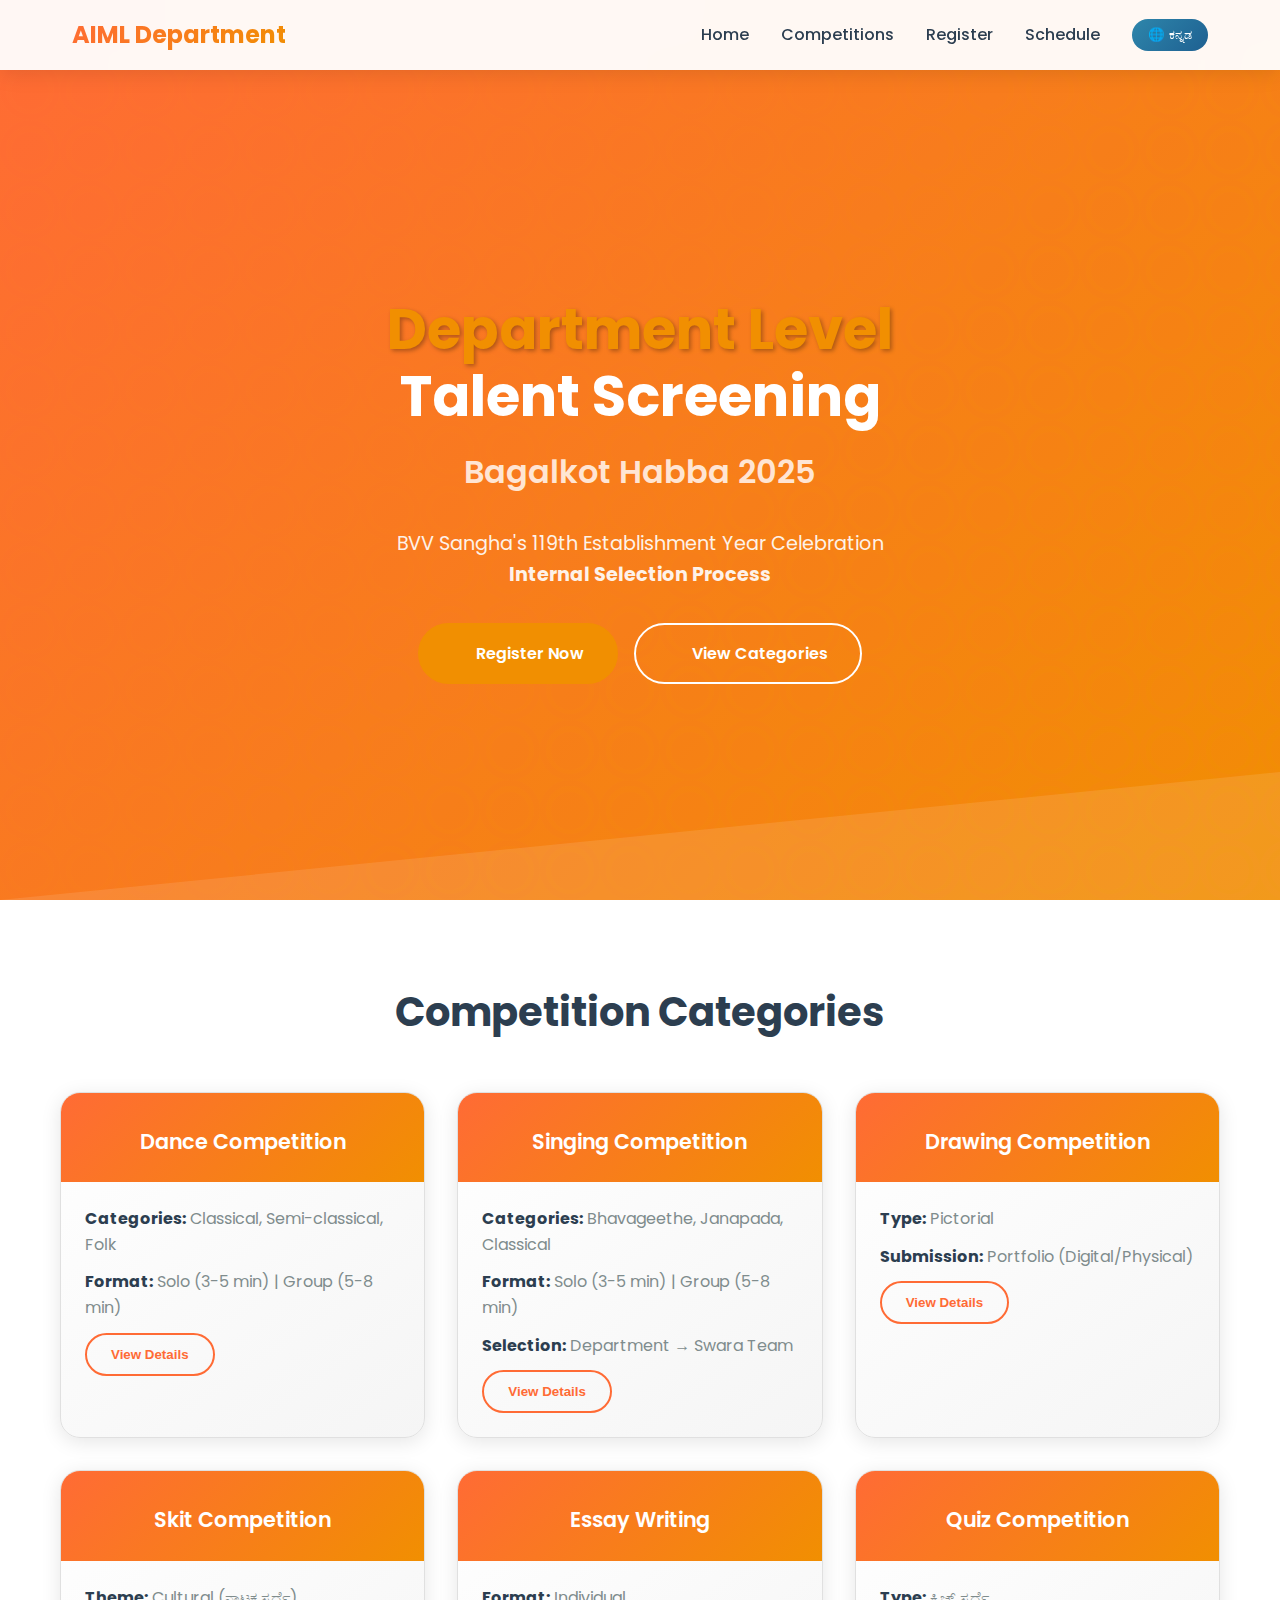
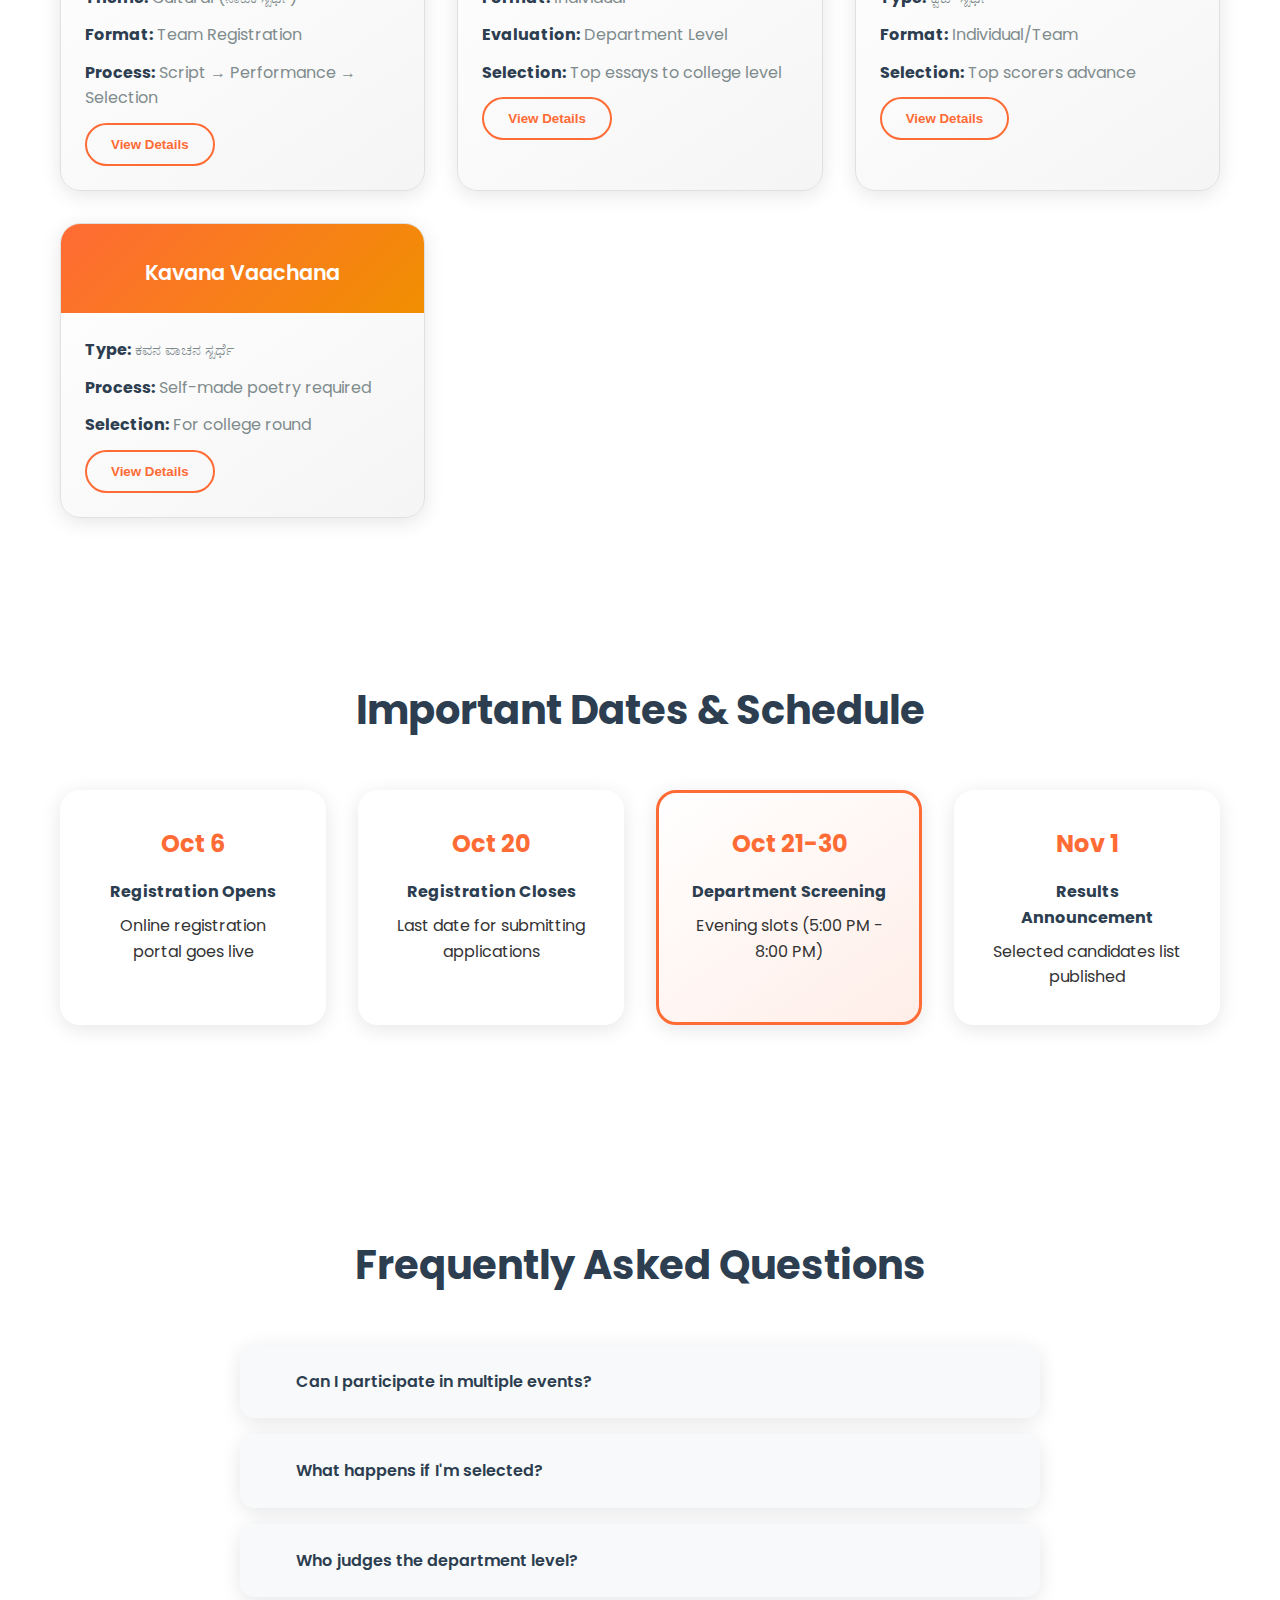
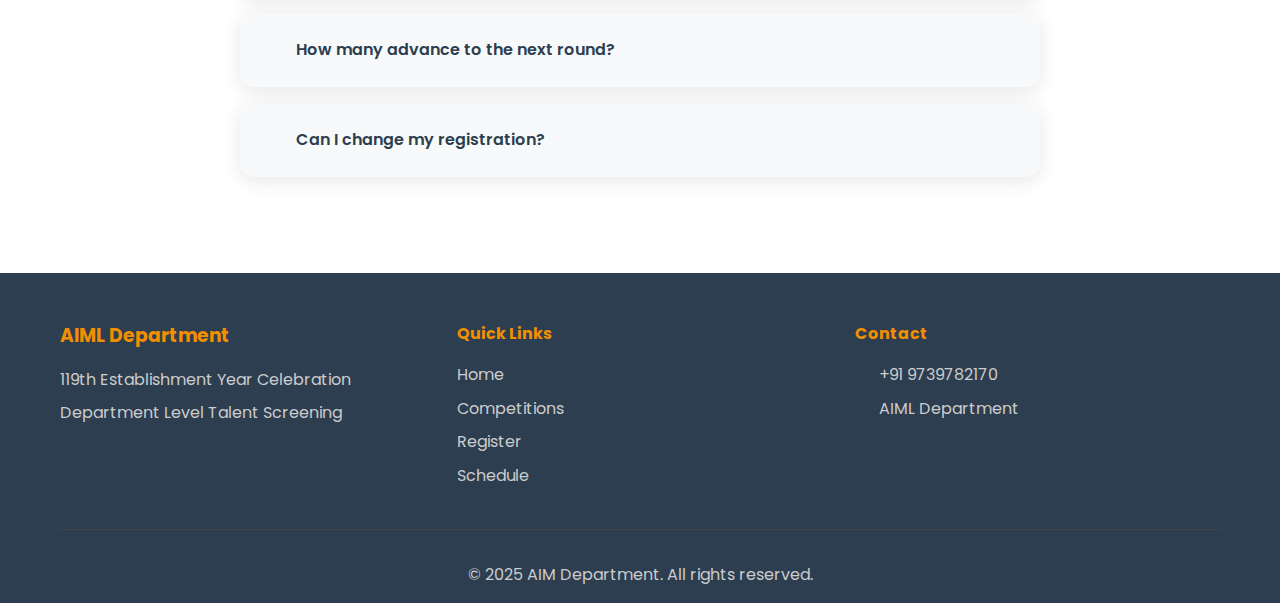
<file: index.html>
<!DOCTYPE html>
<html lang="en">
<head>
    <meta charset="UTF-8">
    <meta name="viewport" content="width=device-width, initial-scale=1.0">
    <title>Department Level Talent Screening - Bagalkot Habba 2025</title>
    <link rel="stylesheet" href="assets/css/style.css">
    <link href="https://fonts.googleapis.com/css2?family=Poppins:wght@300;400;600;700&display=swap" rel="stylesheet">
    <link rel="stylesheet" href="https://cdnjs.cloudflare.com/ajax/libs/font-awesome/6.4.0/css/all.min.css" integrity="sha512-iecdLmaskl7CVkqkXNQ/ZH/XLlvWZOJyj7Yy7tcenmpD1ypASozpmT/E0iPtmFIB46ZmdtAc9eNBvH0H/ZpiBw==" crossorigin="anonymous" referrerpolicy="no-referrer">
</head>
<body>
    <!-- Navigation -->
    <nav class="navbar">
        <div class="nav-container">
            <div class="nav-logo">
                <h2>AIML Department</h2>
            </div>
            <div class="nav-links">
                <a href="#home">Home</a>
                <a href="#competitions">Competitions</a>
                <a href="https://docs.google.com/forms/d/e/1FAIpQLSeeMamiqUv2MbbWSbQd5zV_tAwH1k4r2fPW7EkGnv-oIEoPwQ/viewform?usp=header" target="_blank">Register</a>
                <a href="#schedule">Schedule</a>
                <button class="lang-toggle" onclick="toggleLanguage()">
                    <i class="fas fa-language" aria-hidden="true">🌐</i> ಕನ್ನಡ
                </button>
            </div>
            <div class="hamburger">
                <span></span>
                <span></span>
                <span></span>
            </div>
        </div>
    </nav>

    <!-- Hero Section -->
    <section id="home" class="hero">
        <div class="hero-content">
            <div class="hero-text">
                <h1 class="hero-title">
                    <span class="highlight">Department Level</span><br>
                    Talent Screening
                </h1>
                <h2 class="hero-subtitle">Bagalkot Habba 2025</h2>
                <p class="hero-description">
                    BVV Sangha's 119th Establishment Year Celebration<br>
                    <strong>Internal Selection Process</strong>
                </p>
                <div class="cta-buttons">
                    <a href="https://docs.google.com/forms/d/e/1FAIpQLSeeMamiqUv2MbbWSbQd5zV_tAwH1k4r2fPW7EkGnv-oIEoPwQ/viewform?usp=header" target="_blank" class="btn btn-primary">
                        <i class="fas fa-user-plus" aria-hidden="true"></i> Register Now
                    </a>
                    <a href="#competitions" class="btn btn-secondary">
                        <i class="fas fa-list" aria-hidden="true"></i> View Categories
                    </a>
                </div>
            </div>
        </div>
    </section>

    <!-- Competitions Section -->
    <section id="competitions" class="competitions">
        <div class="container">
            <h2>Competition Categories</h2>
            <div class="competitions-grid">
                <!-- Dance Competition -->
                <div class="competition-card" data-category="dance">
                    <div class="card-header">
                        <i class="fas fa-music" aria-hidden="true"></i>
                        <h3>Dance Competition</h3>
                    </div>
                    <div class="card-content">
                        <p><strong>Categories:</strong> Classical, Semi-classical, Folk</p>
                        <p><strong>Format:</strong> Solo (3-5 min) | Group (5-8 min)</p>
                        <button class="btn btn-outline" onclick="openCompetitionModal('dance')">
                            View Details
                        </button>
                    </div>
                </div>

                <!-- Singing Competition -->
                <div class="competition-card" data-category="singing">
                    <div class="card-header">
                        <i class="fas fa-microphone" aria-hidden="true"></i>
                        <h3>Singing Competition</h3>
                    </div>
                    <div class="card-content">
                        <p><strong>Categories:</strong> Bhavageethe, Janapada, Classical</p>
                        <p><strong>Format:</strong> Solo (3-5 min) | Group (5-8 min)</p>
                        <p><strong>Selection:</strong> Department → Swara Team</p>
                        <button class="btn btn-outline" onclick="openCompetitionModal('singing')">
                            View Details
                        </button>
                    </div>
                </div>

                <!-- Drawing Competition -->
                <div class="competition-card" data-category="drawing">
                    <div class="card-header">
                        <i class="fas fa-palette" aria-hidden="true"></i>
                        <h3>Drawing Competition</h3>
                    </div>
                    <div class="card-content">
                        <p><strong>Type:</strong> Pictorial</p>
                        <p><strong>Submission:</strong> Portfolio (Digital/Physical)</p>
                        <button class="btn btn-outline" onclick="openCompetitionModal('drawing')">
                            View Details
                        </button>
                    </div>
                </div>

                <!-- Skit Competition -->
                <div class="competition-card" data-category="skit">
                    <div class="card-header">
                        <i class="fas fa-theater-masks" aria-hidden="true"></i>
                        <h3>Skit Competition</h3>
                    </div>
                    <div class="card-content">
                        <p><strong>Theme:</strong> Cultural (ನಾಟಕ ಸ್ಪರ್ಧೆ)</p>
                        <p><strong>Format:</strong> Team Registration</p>
                        <p><strong>Process:</strong> Script → Performance → Selection</p>
                        <button class="btn btn-outline" onclick="openCompetitionModal('skit')">
                            View Details
                        </button>
                    </div>
                </div>

                <!-- Essay Writing -->
                <div class="competition-card" data-category="essay">
                    <div class="card-header">
                        <i class="fas fa-edit" aria-hidden="true"></i>
                        <h3>Essay Writing</h3>
                    </div>
                    <div class="card-content">
                        <p><strong>Format:</strong> Individual</p>
                        <p><strong>Evaluation:</strong> Department Level</p>
                        <p><strong>Selection:</strong> Top essays to college level</p>
                        <button class="btn btn-outline" onclick="openCompetitionModal('essay')">
                            View Details
                        </button>
                    </div>
                </div>

                <!-- Quiz Competition -->
                <div class="competition-card" data-category="quiz">
                    <div class="card-header">
                        <i class="fas fa-question-circle" aria-hidden="true"></i>
                        <h3>Quiz Competition</h3>
                    </div>
                    <div class="card-content">
                        <p><strong>Type:</strong> ಕ್ವಿಜ್ ಸ್ಪರ್ಧೆ</p>
                        <p><strong>Format:</strong> Individual/Team</p>
                        <p><strong>Selection:</strong> Top scorers advance</p>
                        <button class="btn btn-outline" onclick="openCompetitionModal('quiz')">
                            View Details
                        </button>
                    </div>
                </div>

                <!-- Kavana Vaachana -->
                <div class="competition-card" data-category="kannada-song">
                    <div class="card-header">
                        <i class="fas fa-feather-alt" aria-hidden="true"></i>
                        <h3>Kavana Vaachana</h3>
                    </div>
                    <div class="card-content">
                        <p><strong>Type:</strong> ಕವನ ವಾಚನ ಸ್ಪರ್ಧೆ</p>
                        <p><strong>Process:</strong> Self-made poetry required</p>
                        <p><strong>Selection:</strong> For college round</p>
                        <button class="btn btn-outline" onclick="openCompetitionModal('kannada-song')">
                            View Details
                        </button>
                    </div>
                </div>
            </div>
        </div>
    </section>

    <!-- Schedule Section -->
    <section id="schedule" class="schedule">
        <div class="container">
            <h2>Important Dates & Schedule</h2>
            
            <div class="schedule-grid">
                <div class="schedule-card">
                    <div class="date">Oct 6</div>
                    <div class="event">
                        <h4>Registration Opens</h4>
                        <p>Online registration portal goes live</p>
                    </div>
                </div>
                
                <div class="schedule-card">
                    <div class="date">Oct 20</div>
                    <div class="event">
                        <h4>Registration Closes</h4>
                        <p>Last date for submitting applications</p>
                    </div>
                </div>
                
                <div class="schedule-card highlight">
                    <div class="date">Oct 21-30</div>
                    <div class="event">
                        <h4>Department Screening</h4>
                        <p>Evening slots (5:00 PM - 8:00 PM)</p>
                    </div>
                </div>
                
                <div class="schedule-card">
                    <div class="date">Nov 1</div>
                    <div class="event">
                        <h4>Results Announcement</h4>
                        <p>Selected candidates list published</p>
                    </div>
                </div>
            </div>
        </div>
    </section>

    <!-- FAQ Section -->
    <section class="faq">
        <div class="container">
            <h2>Frequently Asked Questions</h2>
            
            <div class="faq-container">
                <div class="faq-item">
                    <div class="faq-question">
                        <i class="fas fa-plus"></i>
                        <span>Can I participate in multiple events?</span>
                    </div>
                    <div class="faq-answer">
                        <p>Yes, you can register for multiple competitions. However, ensure you can manage the preparation for all selected events.</p>
                    </div>
                </div>
                
                <div class="faq-item">
                    <div class="faq-question">
                        <i class="fas fa-plus"></i>
                        <span>What happens if I'm selected?</span>
                    </div>
                    <div class="faq-answer">
                        <p>Selected candidates will advance to the college-level competition. Winners at college level will represent at the main BVV Sangha event.</p>
                    </div>
                </div>
                
                <div class="faq-item">
                    <div class="faq-question">
                        <i class="fas fa-plus"></i>
                        <span>Who judges the department level?</span>
                    </div>
                    <div class="faq-answer">
                        <p>Department faculty members and invited experts will evaluate the performances. The judging panel will be announced before each event.</p>
                    </div>
                </div>
                
                <div class="faq-item">
                    <div class="faq-question">
                        <i class="fas fa-plus"></i>
                        <span>How many advance to the next round?</span>
                    </div>
                    <div class="faq-answer">
                        <p>The number varies by competition: 1-2 for individual events, 1 team for group events. Details are provided in each competition's guidelines.</p>
                    </div>
                </div>
                
                <div class="faq-item">
                    <div class="faq-question">
                        <i class="fas fa-plus"></i>
                        <span>Can I change my registration?</span>
                    </div>
                    <div class="faq-answer">
                        <p>Yes, you can edit your registration until October 20, 2025. Use the registration link and your confirmation email to make changes.</p>
                    </div>
                </div>
            </div>
        </div>
    </section>

    <!-- Footer -->
    <footer class="footer">
        <div class="container">
            <div class="footer-content">
                <div class="footer-section">
                    <h3>AIML Department</h3>
                    <p>119th Establishment Year Celebration</p>
                    <p>Department Level Talent Screening</p>
                </div>
                
                <div class="footer-section">
                    <h4>Quick Links</h4>
                    <ul>
                        <li><a href="#home">Home</a></li>
                        <li><a href="#competitions">Competitions</a></li>
                        <li><a href="#registration">Register</a></li>
                        <li><a href="#schedule">Schedule</a></li>
                    </ul>
                </div>
                
                <div class="footer-section">
                    <h4>Contact</h4>
                    <p><i class="fas fa-phone"></i> +91 9739782170</p>
                    <p><i class="fas fa-map-marker-alt"></i> AIML Department</p>
                </div>
                

            </div>
            
            <div class="footer-bottom">
                <p>&copy; 2025 AIM Department. All rights reserved.</p>
            </div>
        </div>
    </footer>

    <!-- Competition Modals (will be populated by JavaScript) -->
    <div id="competition-modal" class="modal">
        <div class="modal-content">
            <span class="close">&times;</span>
            <div id="modal-body"></div>
        </div>
    </div>

    <script src="assets/js/script.js"></script>
</body>
</html>
</file>
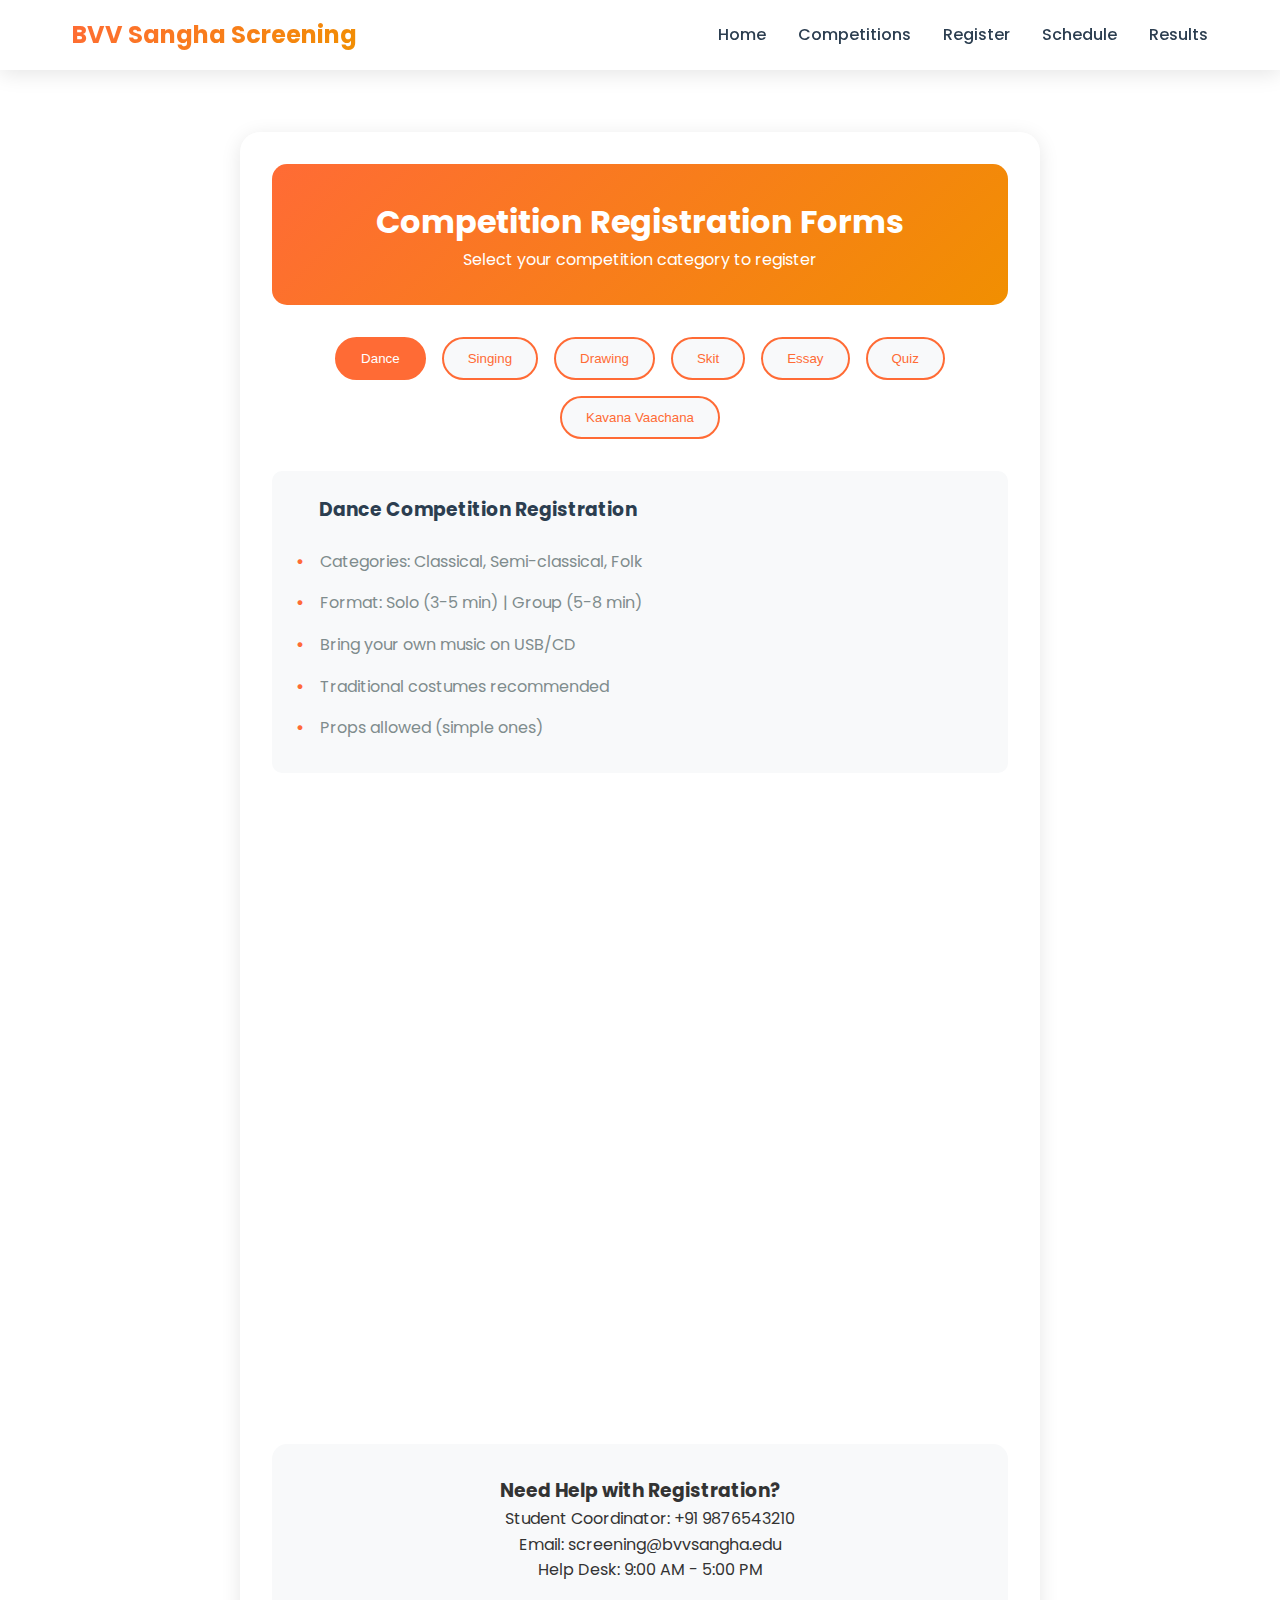
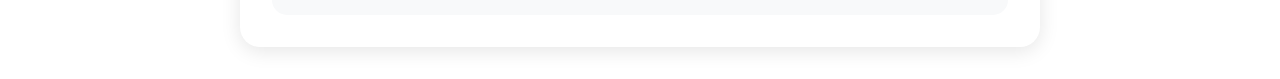
<file: registration-forms.html>
<!DOCTYPE html>
<html lang="en">
<head>
    <meta charset="UTF-8">
    <meta name="viewport" content="width=device-width, initial-scale=1.0">
    <title>Competition Registration Forms - BVV Sangha Screening</title>
    <link rel="stylesheet" href="assets/css/style.css">
    <link href="https://fonts.googleapis.com/css2?family=Poppins:wght@300;400;600;700&display=swap" rel="stylesheet">
    <link rel="stylesheet" href="https://cdnjs.cloudflare.com/ajax/libs/font-awesome/6.4.0/css/all.min.css" integrity="sha512-iecdLmaskl7CVkqkXNQ/ZH/XLlvWZOJyj7Yy7tcenmpD1ypASozpmT/E0iPtmFIB46ZmdtAc9eNBvH0H/ZpiBw==" crossorigin="anonymous" referrerpolicy="no-referrer">
    <style>
        .form-container {
            max-width: 800px;
            margin: 2rem auto;
            padding: 2rem;
            background: white;
            border-radius: 20px;
            box-shadow: var(--shadow);
        }
        .form-header {
            text-align: center;
            margin-bottom: 2rem;
            padding: 2rem;
            background: var(--gradient-primary);
            color: white;
            border-radius: 15px;
        }
        .form-navigation {
            display: flex;
            justify-content: center;
            gap: 1rem;
            margin-bottom: 2rem;
            flex-wrap: wrap;
        }
        .form-nav-btn {
            padding: 0.75rem 1.5rem;
            background: var(--bg-light);
            border: 2px solid var(--primary-color);
            color: var(--primary-color);
            border-radius: 25px;
            cursor: pointer;
            transition: all 0.3s ease;
            text-decoration: none;
        }
        .form-nav-btn:hover,
        .form-nav-btn.active {
            background: var(--primary-color);
            color: white;
        }
        .form-section {
            display: none;
        }
        .form-section.active {
            display: block;
        }
        .form-instructions {
            background: var(--bg-light);
            padding: 1.5rem;
            border-radius: 10px;
            margin-bottom: 2rem;
        }
        .form-instructions h3 {
            color: var(--text-primary);
            margin-bottom: 1rem;
        }
        .form-instructions ul {
            list-style: none;
            padding: 0;
        }
        .form-instructions li {
            padding: 0.5rem 0;
            color: var(--text-secondary);
            position: relative;
            padding-left: 1.5rem;
        }
        .form-instructions li::before {
            content: '•';
            position: absolute;
            left: 0;
            color: var(--primary-color);
            font-weight: bold;
        }
    </style>
</head>
<body>
    <nav class="navbar">
        <div class="nav-container">
            <div class="nav-logo">
                <h2><a href="index.html" style="text-decoration: none; color: inherit;">BVV Sangha Screening</a></h2>
            </div>
            <div class="nav-links">
                <a href="index.html#home">Home</a>
                <a href="index.html#competitions">Competitions</a>
                <a href="#" class="active">Register</a>
                <a href="index.html#schedule">Schedule</a>
                <a href="index.html#results">Results</a>
            </div>
        </div>
    </nav>

    <div style="padding-top: 100px;">
        <div class="form-container">
            <div class="form-header">
                <h1>Competition Registration Forms</h1>
                <p>Select your competition category to register</p>
            </div>

            <div class="form-navigation">
                <button class="form-nav-btn active" onclick="showForm('dance')">Dance</button>
                <button class="form-nav-btn" onclick="showForm('singing')">Singing</button>
                <button class="form-nav-btn" onclick="showForm('drawing')">Drawing</button>
                <button class="form-nav-btn" onclick="showForm('skit')">Skit</button>
                <button class="form-nav-btn" onclick="showForm('essay')">Essay</button>
                <button class="form-nav-btn" onclick="showForm('quiz')">Quiz</button>
                <button class="form-nav-btn" onclick="showForm('kannada-song')">Kavana Vaachana</button>
            </div>

            <!-- Dance Competition Form -->
            <div id="dance-form" class="form-section active">
                <div class="form-instructions">
                    <h3><i class="fas fa-music"></i> Dance Competition Registration</h3>
                    <ul>
                        <li>Categories: Classical, Semi-classical, Folk</li>
                        <li>Format: Solo (3-5 min) | Group (5-8 min)</li>
                        <li>Bring your own music on USB/CD</li>
                        <li>Traditional costumes recommended</li>
                        <li>Props allowed (simple ones)</li>
                    </ul>
                </div>
                <iframe 
                    src="https://docs.google.com/forms/d/e/1FAIpQLSeeMamiqUv2MbbWSbQd5zV_tAwH1k4r2fPW7EkGnv-oIEoPwQ/viewform?embedded=true" 
                    width="100%" 
                    height="600" 
                    frameborder="0" 
                    marginheight="0" 
                    marginwidth="0">
                    Loading Dance Registration Form...
                </iframe>
            </div>

            <!-- Singing Competition Form -->
            <div id="singing-form" class="form-section">
                <div class="form-instructions">
                    <h3><i class="fas fa-microphone"></i> Singing Competition Registration</h3>
                    <ul>
                        <li>Categories: Bhavageethe, Janapada, Classical, Semi-classical</li>
                        <li>Format: Solo (3-5 min) | Group (5-8 min)</li>
                        <li>Karaoke tracks preferred</li>
                        <li>No film songs allowed</li>
                        <li>Submit lyrics sheet</li>
                    </ul>
                </div>
                <iframe 
                    src="https://docs.google.com/forms/d/e/1FAIpQLSeeMamiqUv2MbbWSbQd5zV_tAwH1k4r2fPW7EkGnv-oIEoPwQ/viewform?embedded=true" 
                    width="100%" 
                    height="600" 
                    frameborder="0" 
                    marginheight="0" 
                    marginwidth="0">
                    Loading Singing Registration Form...
                </iframe>
            </div>

            <!-- Drawing Competition Form -->
            <div id="drawing-form" class="form-section">
                <div class="form-instructions">
                    <h3><i class="fas fa-palette"></i> Drawing Competition Registration</h3>
                    <ul>
                        <li>Portfolio submission required</li>
                        <li>Submit 3-5 best works</li>
                        <li>Digital: High resolution JPG/PNG</li>
                        <li>Physical: A3 size maximum</li>
                        <li>Themes: Realistic, Abstract, Cultural</li>
                    </ul>
                </div>
                <iframe 
                    src="https://docs.google.com/forms/d/e/1FAIpQLSeeMamiqUv2MbbWSbQd5zV_tAwH1k4r2fPW7EkGnv-oIEoPwQ/viewform?embedded=true" 
                    width="100%" 
                    height="600" 
                    frameborder="0" 
                    marginheight="0" 
                    marginwidth="0">
                    Loading Drawing Registration Form...
                </iframe>
            </div>

            <!-- Skit Competition Form -->
            <div id="skit-form" class="form-section">
                <div class="form-instructions">
                    <h3><i class="fas fa-theater-masks"></i> Skit Competition Registration (ನಾಟಕ ಸ್ಪರ್ಧೆ)</h3>
                    <ul>
                        <li>Team registration (5-8 members)</li>
                        <li>Cultural themes preferred</li>
                        <li>10-15 minute duration</li>
                        <li>Script submission for approval</li>
                        <li>Simple props and costumes allowed</li>
                    </ul>
                </div>
                <iframe 
                    src="https://docs.google.com/forms/d/e/1FAIpQLSeeMamiqUv2MbbWSbQd5zV_tAwH1k4r2fPW7EkGnv-oIEoPwQ/viewform?embedded=true" 
                    width="100%" 
                    height="600" 
                    frameborder="0" 
                    marginheight="0" 
                    marginwidth="0">
                    Loading Skit Registration Form...
                </iframe>
            </div>

            <!-- Essay Writing Form -->
            <div id="essay-form" class="form-section">
                <div class="form-instructions">
                    <h3><i class="fas fa-edit"></i> Essay Writing Competition Registration</h3>
                    <ul>
                        <li>Individual competition</li>
                        <li>Word limit: 500-800 words</li>
                        <li>Handwritten essays</li>
                        <li>Topics announced on competition day</li>
                        <li>No external materials allowed</li>
                    </ul>
                </div>
                <iframe 
                    src="https://docs.google.com/forms/d/e/1FAIpQLSeeMamiqUv2MbbWSbQd5zV_tAwH1k4r2fPW7EkGnv-oIEoPwQ/viewform?embedded=true" 
                    width="100%" 
                    height="600" 
                    frameborder="0" 
                    marginheight="0" 
                    marginwidth="0">
                    Loading Essay Writing Registration Form...
                </iframe>
            </div>

            <!-- Quiz Competition Form -->
            <div id="quiz-form" class="form-section">
                <div class="form-instructions">
                    <h3><i class="fas fa-question-circle"></i> Quiz Competition Registration (ಕ್ವಿಜ್ ಸ್ಪರ್ಧೆ)</h3>
                    <ul>
                        <li>Individual or team (2 members)</li>
                        <li>General Knowledge & Current Affairs</li>
                        <li>Preliminary written round</li>
                        <li>Final oral round with buzzer</li>
                        <li>Preparation materials provided</li>
                    </ul>
                </div>
                <iframe 
                    src="https://docs.google.com/forms/d/e/1FAIpQLSeeMamiqUv2MbbWSbQd5zV_tAwH1k4r2fPW7EkGnv-oIEoPwQ/viewform?embedded=true" 
                    width="100%" 
                    height="600" 
                    frameborder="0" 
                    marginheight="0" 
                    marginwidth="0">
                    Loading Quiz Registration Form...
                </iframe>
            </div>

            <!-- Kavana Vaachana Form -->
            <div id="kannada-song-form" class="form-section">
                <div class="form-instructions">
                    <h3><i class="fas fa-feather-alt"></i> Kavana Vaachana Competition Registration (ಕವನ ವಾಚನ ಸ್ಪರ್ಧೆ)</h3>
                    <ul>
                        <li>Solo performance (3-5 minutes)</li>
                        <li>Self-made Kavana Vaachana mandatory</li>
                        <li>Original composition only - no published works</li>
                        <li>Proper Kannada pronunciation required</li>
                        <li>Creative expression and originality judged</li>
                    </ul>
                </div>
                <iframe 
                    src="https://docs.google.com/forms/d/e/1FAIpQLSeeMamiqUv2MbbWSbQd5zV_tAwH1k4r2fPW7EkGnv-oIEoPwQ/viewform?embedded=true" 
                    width="100%" 
                    height="600" 
                    frameborder="0" 
                    marginheight="0" 
                    marginwidth="0">
                    Loading Kavana Vaachana Registration Form...
                </iframe>
            </div>

            <div style="text-align: center; margin-top: 2rem; padding: 2rem; background: var(--bg-light); border-radius: 15px;">
                <h3>Need Help with Registration?</h3>
                <p><i class="fas fa-phone"></i> Student Coordinator: +91 9876543210</p>
                <p><i class="fas fa-envelope"></i> Email: screening@bvvsangha.edu</p>
                <p><i class="fas fa-clock"></i> Help Desk: 9:00 AM - 5:00 PM</p>
            </div>
        </div>
    </div>

    <script>
        function showForm(formId) {
            // Hide all forms
            document.querySelectorAll('.form-section').forEach(section => {
                section.classList.remove('active');
            });
            
            // Remove active class from all buttons
            document.querySelectorAll('.form-nav-btn').forEach(btn => {
                btn.classList.remove('active');
            });
            
            // Show selected form
            document.getElementById(formId + '-form').classList.add('active');
            
            // Add active class to clicked button
            event.target.classList.add('active');
            
            // Scroll to top of form
            document.querySelector('.form-container').scrollIntoView({
                behavior: 'smooth',
                block: 'start'
            });
        }
    </script>
</body>
</html>
</file>
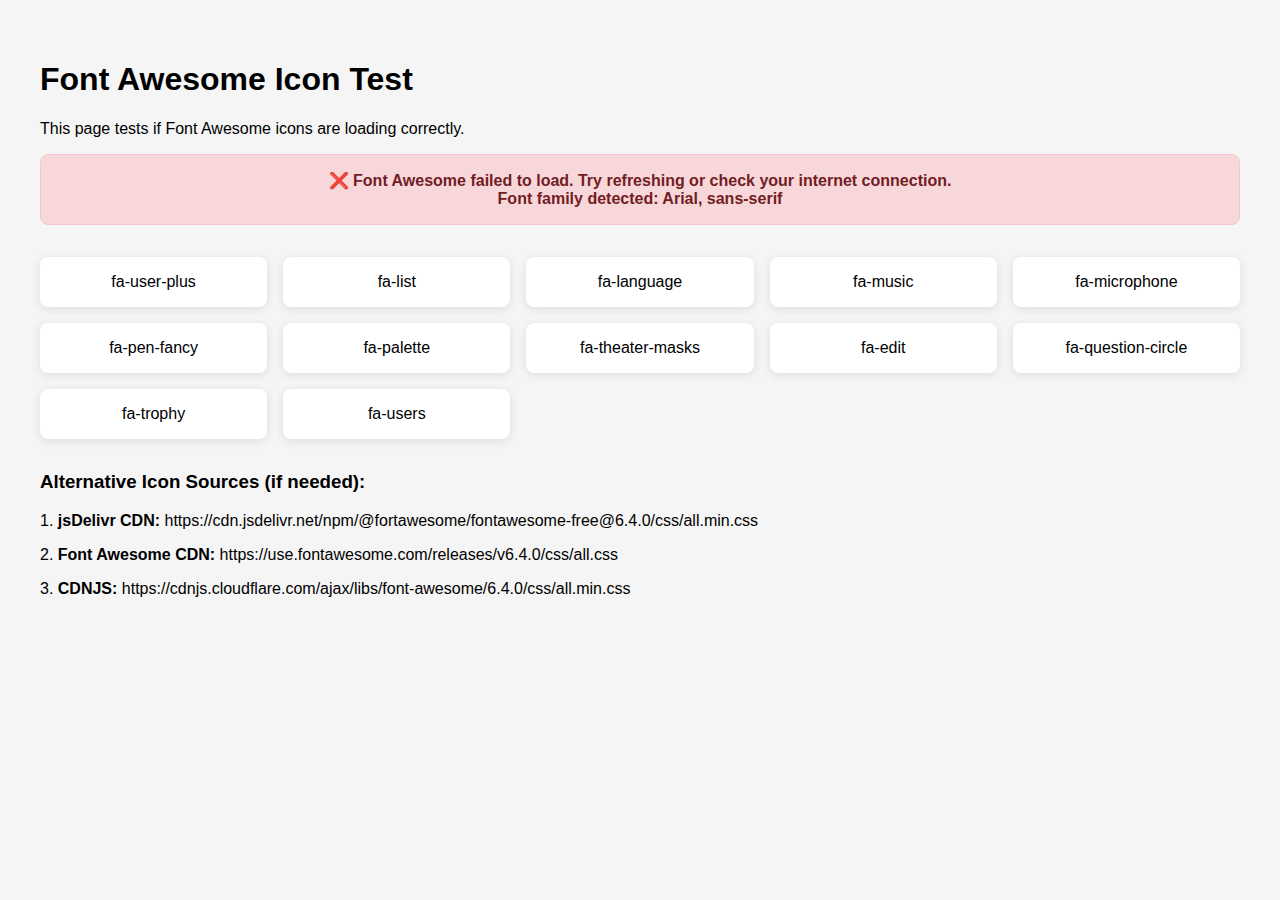
<file: test-icons.html>
<!DOCTYPE html>
<html lang="en">
<head>
    <meta charset="UTF-8">
    <meta name="viewport" content="width=device-width, initial-scale=1.0">
    <title>Icon Test - BVV Sangha</title>
    <link rel="stylesheet" href="https://cdnjs.cloudflare.com/ajax/libs/font-awesome/6.4.0/css/all.min.css" integrity="sha512-iecdLmaskl7CVkqkXNQ/ZH/XLlvWZOJyj7Yy7tcenmpD1ypASozpmT/E0iPtmFIB46ZmdtAc9eNBvH0H/ZpiBw==" crossorigin="anonymous" referrerpolicy="no-referrer">
    <style>
        body {
            font-family: Arial, sans-serif;
            padding: 2rem;
            background: #f5f5f5;
        }
        .icon-test {
            display: grid;
            grid-template-columns: repeat(auto-fit, minmax(200px, 1fr));
            gap: 1rem;
            margin: 2rem 0;
        }
        .icon-item {
            background: white;
            padding: 1rem;
            border-radius: 8px;
            text-align: center;
            box-shadow: 0 2px 10px rgba(0,0,0,0.1);
        }
        .icon-item i {
            font-size: 2rem;
            color: #FF6B35;
            margin-bottom: 0.5rem;
        }
        .status {
            padding: 1rem;
            border-radius: 8px;
            margin: 1rem 0;
            text-align: center;
            font-weight: bold;
        }
        .success {
            background: #d4edda;
            color: #155724;
            border: 1px solid #c3e6cb;
        }
        .error {
            background: #f8d7da;
            color: #721c24;
            border: 1px solid #f5c6cb;
        }
    </style>
</head>
<body>
    <h1>Font Awesome Icon Test</h1>
    <p>This page tests if Font Awesome icons are loading correctly.</p>
    
    <div id="status" class="status">Checking icons...</div>
    
    <div class="icon-test">
        <div class="icon-item">
            <i class="fas fa-user-plus"></i>
            <div>fa-user-plus</div>
        </div>
        <div class="icon-item">
            <i class="fas fa-list"></i>
            <div>fa-list</div>
        </div>
        <div class="icon-item">
            <i class="fas fa-language"></i>
            <div>fa-language</div>
        </div>
        <div class="icon-item">
            <i class="fas fa-music"></i>
            <div>fa-music</div>
        </div>
        <div class="icon-item">
            <i class="fas fa-microphone"></i>
            <div>fa-microphone</div>
        </div>
        <div class="icon-item">
            <i class="fas fa-pen-fancy"></i>
            <div>fa-pen-fancy</div>
        </div>
        <div class="icon-item">
            <i class="fas fa-palette"></i>
            <div>fa-palette</div>
        </div>
        <div class="icon-item">
            <i class="fas fa-theater-masks"></i>
            <div>fa-theater-masks</div>
        </div>
        <div class="icon-item">
            <i class="fas fa-edit"></i>
            <div>fa-edit</div>
        </div>
        <div class="icon-item">
            <i class="fas fa-question-circle"></i>
            <div>fa-question-circle</div>
        </div>
        <div class="icon-item">
            <i class="fas fa-trophy"></i>
            <div>fa-trophy</div>
        </div>
        <div class="icon-item">
            <i class="fas fa-users"></i>
            <div>fa-users</div>
        </div>
    </div>

    <div style="margin-top: 2rem;">
        <h3>Alternative Icon Sources (if needed):</h3>
        <p>1. <strong>jsDelivr CDN:</strong> https://cdn.jsdelivr.net/npm/@fortawesome/fontawesome-free@6.4.0/css/all.min.css</p>
        <p>2. <strong>Font Awesome CDN:</strong> https://use.fontawesome.com/releases/v6.4.0/css/all.css</p>
        <p>3. <strong>CDNJS:</strong> https://cdnjs.cloudflare.com/ajax/libs/font-awesome/6.4.0/css/all.min.css</p>
    </div>

    <script>
        // Test if Font Awesome loaded
        function testFontAwesome() {
            const testElement = document.createElement('i');
            testElement.className = 'fas fa-home';
            testElement.style.fontFamily = 'Font Awesome 6 Free';
            testElement.style.position = 'absolute';
            testElement.style.visibility = 'hidden';
            document.body.appendChild(testElement);
            
            const computedStyle = window.getComputedStyle(testElement);
            const fontFamily = computedStyle.getPropertyValue('font-family');
            
            document.body.removeChild(testElement);
            
            const statusDiv = document.getElementById('status');
            
            if (fontFamily.includes('Font Awesome')) {
                statusDiv.className = 'status success';
                statusDiv.textContent = '✅ Font Awesome is loading correctly!';
            } else {
                statusDiv.className = 'status error';
                statusDiv.innerHTML = '❌ Font Awesome failed to load. Try refreshing or check your internet connection.<br>Font family detected: ' + fontFamily;
            }
        }
        
        // Wait for fonts to load
        document.addEventListener('DOMContentLoaded', function() {
            setTimeout(testFontAwesome, 1000);
        });
        
        // Also test when fonts are ready
        if (document.fonts) {
            document.fonts.ready.then(testFontAwesome);
        }
    </script>
</body>
</html>
</file>
<file: assets/css/style.css>
/* Reset and Base Styles */
* {
    margin: 0;
    padding: 0;
    box-sizing: border-box;
}

body {
    font-family: 'Poppins', sans-serif;
    line-height: 1.6;
    color: #333;
    overflow-x: hidden;
}

/* Ensure Font Awesome icons load properly */
.fas, .far, .fab {
    font-family: "Font Awesome 6 Free", "Font Awesome 6 Brands" !important;
    font-weight: 900;
    display: inline-block;
    font-style: normal;
    font-variant: normal;
    text-rendering: auto;
    line-height: 1;
    min-width: 1em;
    text-align: center;
}

.far {
    font-weight: 400;
}

/* Fallback for missing icons */
.fas::before, .far::before, .fab::before {
    display: inline-block;
    text-rendering: auto;
    -webkit-font-smoothing: antialiased;
}

/* Ensure icons in progression flow are visible */
.flow-step i, .progression-flow > i {
    display: inline-block !important;
    font-size: 2rem !important;
    color: white !important;
    margin-bottom: 0.5rem;
    text-shadow: 2px 2px 4px rgba(0, 0, 0, 0.3);
}

/* Competition card icons */
.card-header i {
    display: block !important;
    font-size: 2.5rem !important;
    margin-bottom: 0.5rem !important;
}

/* Purpose card icons */
.purpose-card i {
    display: block !important;
    font-size: 3rem !important;
    color: var(--primary-color) !important;
    margin-bottom: 1rem !important;
}

/* Icon fallback styling */
.fas[data-fallback], .far[data-fallback], .fab[data-fallback] {
    font-family: inherit !important;
    font-weight: normal !important;
}

/* Alternative CDN fallback */
@import url('https://use.fontawesome.com/releases/v6.4.0/css/all.css');

.container {
    max-width: 1200px;
    margin: 0 auto;
    padding: 0 20px;
}

/* Color Variables */
:root {
    --primary-color: #FF6B35;
    --secondary-color: #2E86AB;
    --accent-color: #F18F01;
    --success-color: #4CAF50;
    --text-primary: #2C3E50;
    --text-secondary: #7F8C8D;
    --bg-light: #F8F9FA;
    --bg-white: #FFFFFF;
    --shadow: 0 4px 20px rgba(0, 0, 0, 0.1);
    --gradient-primary: linear-gradient(135deg, var(--primary-color), var(--accent-color));
    --gradient-secondary: linear-gradient(135deg, var(--secondary-color), #1E6091);
    --cultural-pattern: url("data:image/svg+xml,%3Csvg width='60' height='60' viewBox='0 0 60 60' xmlns='http://www.w3.org/2000/svg'%3E%3Cg fill='none' fill-rule='evenodd'%3E%3Cg fill='%23FF6B35' fill-opacity='0.05'%3E%3Cpath d='M30 0c16.569 0 30 13.431 30 30s-13.431 30-30 30S0 46.569 0 30 13.431 0 30 0zm0 6c13.255 0 24 10.745 24 24s-10.745 24-24 24S6 43.255 6 30 16.745 6 30 6zm0 6c10.493 0 19 8.507 19 19s-8.507 19-19 19-19-8.507-19-19 8.507-19 19-19z'/%3E%3C/g%3E%3C/g%3E%3C/svg%3E");
}

/* Navigation */
.navbar {
    position: fixed;
    top: 0;
    width: 100%;
    background: rgba(255, 255, 255, 0.95);
    backdrop-filter: blur(10px);
    box-shadow: var(--shadow);
    z-index: 1000;
    transition: all 0.3s ease;
}

.nav-container {
    display: flex;
    justify-content: space-between;
    align-items: center;
    padding: 1rem 2rem;
    max-width: 1200px;
    margin: 0 auto;
}

.nav-logo h2 {
    background: var(--gradient-primary);
    -webkit-background-clip: text;
    -webkit-text-fill-color: transparent;
    background-clip: text;
    font-weight: 700;
}

.nav-links {
    display: flex;
    align-items: center;
    gap: 2rem;
}

.nav-links a {
    text-decoration: none;
    color: var(--text-primary);
    font-weight: 500;
    transition: color 0.3s ease;
    position: relative;
}

.nav-links a:hover {
    color: var(--primary-color);
}

.nav-links a::after {
    content: '';
    position: absolute;
    bottom: -5px;
    left: 0;
    width: 0;
    height: 2px;
    background: var(--gradient-primary);
    transition: width 0.3s ease;
}

.nav-links a:hover::after {
    width: 100%;
}

.lang-toggle {
    background: var(--gradient-secondary);
    color: white;
    border: none;
    padding: 0.5rem 1rem;
    border-radius: 25px;
    cursor: pointer;
    font-weight: 500;
    transition: transform 0.3s ease;
}

.lang-toggle:hover {
    transform: translateY(-2px);
}

.hamburger {
    display: none;
    flex-direction: column;
    cursor: pointer;
}

.hamburger span {
    width: 25px;
    height: 3px;
    background: var(--primary-color);
    margin: 3px 0;
    transition: 0.3s;
}

/* Hero Section */
.hero {
    min-height: 100vh;
    background: var(--cultural-pattern), var(--gradient-primary);
    display: flex;
    align-items: center;
    color: white;
    padding-top: 80px;
    position: relative;
    overflow: hidden;
}

.hero::before {
    content: '';
    position: absolute;
    top: 0;
    left: 0;
    right: 0;
    bottom: 0;
    background: url('data:image/svg+xml,<svg xmlns="http://www.w3.org/2000/svg" viewBox="0 0 1000 100" fill="%23ffffff" opacity="0.1"><polygon points="1000,100 1000,0 0,100"/></svg>') no-repeat;
    background-size: cover;
}

.hero-content {
    display: flex;
    flex-direction: column;
    align-items: center;
    justify-content: center;
    text-align: center;
    max-width: 1200px;
    margin: 0 auto;
    padding: 0 2rem;
    position: relative;
    z-index: 2;
    min-height: 80vh;
}

.hero-title {
    font-size: 3.5rem;
    font-weight: 700;
    margin-bottom: 1rem;
    line-height: 1.2;
}

.hero-title .highlight {
    color: var(--accent-color);
    text-shadow: 2px 2px 4px rgba(0, 0, 0, 0.3);
}

.hero-subtitle {
    font-size: 2rem;
    font-weight: 600;
    margin: 1rem 0;
    color: #FFE5D3;
}

.hero-description {
    font-size: 1.2rem;
    margin: 2rem 0;
    opacity: 0.9;
    max-width: 600px;
}

.progression-flow {
    display: flex;
    align-items: center;
    gap: 1rem;
    margin: 2rem 0;
    flex-wrap: wrap;
}

.flow-step {
    display: flex;
    flex-direction: column;
    align-items: center;
    gap: 0.5rem;
    padding: 1rem;
    background: rgba(255, 255, 255, 0.2);
    border: 2px solid rgba(255, 255, 255, 0.3);
    border-radius: 15px;
    backdrop-filter: blur(10px);
    min-width: 120px;
    box-shadow: 0 4px 15px rgba(0, 0, 0, 0.1);
}

.flow-step i {
    font-size: 2rem;
    color: white !important;
    text-shadow: 2px 2px 4px rgba(0, 0, 0, 0.3);
}

.progression-flow .fas.fa-arrow-right {
    color: white !important;
    font-size: 1.5rem;
    text-shadow: 2px 2px 4px rgba(0, 0, 0, 0.3);
}

.cta-buttons {
    display: flex;
    justify-content: center;
    gap: 1rem;
    margin-top: 2rem;
    flex-wrap: wrap;
}

.btn {
    display: inline-flex;
    align-items: center;
    gap: 0.5rem;
    padding: 1rem 2rem;
    border-radius: 50px;
    text-decoration: none;
    font-weight: 600;
    transition: all 0.3s ease;
    border: 2px solid transparent;
}

.btn i {
    font-size: 1rem !important;
    display: inline-block !important;
}

.btn-primary {
    background: var(--accent-color);
    color: white;
}

.btn-primary i {
    color: white !important;
}

.btn-primary:hover {
    background: #D17501;
    transform: translateY(-3px);
    box-shadow: 0 10px 25px rgba(241, 143, 1, 0.3);
}

.btn-secondary {
    background: transparent;
    color: white;
    border-color: white;
}

.btn-secondary i {
    color: white !important;
}

.btn-secondary:hover {
    background: white;
    color: var(--primary-color);
    transform: translateY(-3px);
}

.btn-secondary:hover i {
    color: var(--primary-color) !important;
}

.btn-outline {
    background: transparent;
    color: var(--primary-color);
    border-color: var(--primary-color);
    padding: 0.75rem 1.5rem;
}

.btn-outline:hover {
    background: var(--primary-color);
    color: white;
}

/* Countdown Section */
.countdown-section {
    text-align: center;
    background: rgba(255, 255, 255, 0.15);
    padding: 2rem;
    border-radius: 20px;
    backdrop-filter: blur(10px);
    border: 2px solid rgba(255, 255, 255, 0.2);
    box-shadow: 0 8px 25px rgba(0, 0, 0, 0.1);
}

.countdown-section h3 {
    margin-bottom: 1rem;
    font-size: 1.5rem;
    color: white !important;
    text-shadow: 2px 2px 4px rgba(0, 0, 0, 0.3);
}

.countdown {
    display: flex;
    justify-content: center;
    gap: 1rem;
    margin: 1.5rem 0;
}

.time-unit {
    text-align: center;
    background: rgba(255, 255, 255, 0.3);
    padding: 1rem;
    border-radius: 15px;
    min-width: 80px;
    border: 2px solid rgba(255, 255, 255, 0.4);
    box-shadow: 0 4px 15px rgba(0, 0, 0, 0.1);
}

.time-unit span {
    display: block;
    font-size: 2rem;
    font-weight: 700;
    color: white !important;
    text-shadow: 2px 2px 4px rgba(0, 0, 0, 0.5);
}

.time-unit label {
    font-size: 0.9rem;
    opacity: 0.9;
    color: white !important;
    font-weight: 500;
    text-shadow: 1px 1px 2px rgba(0, 0, 0, 0.3);
}

.deadline-text {
    font-size: 1.1rem;
    font-weight: 500;
    margin-top: 1rem;
    color: white !important;
    text-shadow: 1px 1px 2px rgba(0, 0, 0, 0.3);
}

/* Purpose Section */
.purpose {
    padding: 5rem 0;
    background: var(--bg-light);
}

.purpose h2 {
    text-align: center;
    font-size: 2.5rem;
    margin-bottom: 3rem;
    color: var(--text-primary);
}

.purpose-grid {
    display: grid;
    grid-template-columns: repeat(auto-fit, minmax(250px, 1fr));
    gap: 2rem;
}

.purpose-card {
    text-align: center;
    background: white;
    padding: 2rem;
    border-radius: 20px;
    box-shadow: var(--shadow);
    transition: transform 0.3s ease;
}

.purpose-card:hover {
    transform: translateY(-10px);
}

.purpose-card i {
    font-size: 3rem;
    color: var(--primary-color);
    margin-bottom: 1rem;
}

.purpose-card h3 {
    font-size: 1.5rem;
    margin-bottom: 1rem;
    color: var(--text-primary);
}

/* Competitions Section */
.competitions {
    padding: 5rem 0;
    background: white;
}

.competitions h2 {
    text-align: center;
    font-size: 2.5rem;
    margin-bottom: 3rem;
    color: var(--text-primary);
}

.competitions-grid {
    display: grid;
    grid-template-columns: repeat(auto-fit, minmax(300px, 1fr));
    gap: 2rem;
}

.competition-card {
    background: linear-gradient(145deg, #ffffff, #f5f5f5);
    border-radius: 20px;
    overflow: hidden;
    box-shadow: var(--shadow);
    transition: all 0.3s ease;
    border: 1px solid #e0e0e0;
}

.competition-card:hover {
    transform: translateY(-5px);
    box-shadow: 0 15px 35px rgba(0, 0, 0, 0.15);
}

.card-header {
    background: var(--gradient-primary);
    color: white;
    padding: 1.5rem;
    text-align: center;
}

.card-header i {
    font-size: 2.5rem;
    margin-bottom: 0.5rem;
}

.card-header h3 {
    font-size: 1.3rem;
    font-weight: 600;
}

.card-content {
    padding: 1.5rem;
}

.card-content p {
    margin-bottom: 0.75rem;
    color: var(--text-secondary);
}

.card-content strong {
    color: var(--text-primary);
}

/* Registration Section */
.registration {
    padding: 5rem 0;
    background: var(--bg-light);
}

.registration h2 {
    text-align: center;
    font-size: 2.5rem;
    margin-bottom: 1rem;
    color: var(--text-primary);
}

.section-subtitle {
    text-align: center;
    font-size: 1.2rem;
    color: var(--text-secondary);
    margin-bottom: 3rem;
}

.registration-container {
    display: grid;
    grid-template-columns: 2fr 1fr;
    gap: 3rem;
    align-items: start;
}

.google-form-container {
    background: white;
    border-radius: 20px;
    overflow: hidden;
    box-shadow: var(--shadow);
}

.google-form-container iframe {
    border-radius: 20px;
}

.registration-info {
    background: white;
    padding: 2rem;
    border-radius: 20px;
    box-shadow: var(--shadow);
}

.registration-info h3 {
    color: var(--text-primary);
    margin-bottom: 1rem;
}

.registration-info ul {
    list-style: none;
    margin-bottom: 2rem;
}

.registration-info li {
    padding: 0.5rem 0;
    color: var(--text-secondary);
    position: relative;
    padding-left: 1.5rem;
}

.registration-info li::before {
    content: '✓';
    position: absolute;
    left: 0;
    color: var(--success-color);
    font-weight: bold;
}

.contact-info {
    padding-top: 2rem;
    border-top: 1px solid #e0e0e0;
}

.contact-info h4 {
    color: var(--text-primary);
    margin-bottom: 1rem;
}

.contact-info p {
    display: flex;
    align-items: center;
    gap: 0.5rem;
    margin-bottom: 0.5rem;
    color: var(--text-secondary);
}

.contact-info i {
    color: var(--primary-color);
}

/* Schedule Section */
.schedule {
    padding: 5rem 0;
    background: white;
}

.schedule h2 {
    text-align: center;
    font-size: 2.5rem;
    margin-bottom: 3rem;
    color: var(--text-primary);
}

.schedule-grid {
    display: grid;
    grid-template-columns: repeat(auto-fit, minmax(250px, 1fr));
    gap: 2rem;
    margin-bottom: 3rem;
}

.schedule-card {
    background: white;
    border-radius: 20px;
    padding: 2rem;
    text-align: center;
    box-shadow: var(--shadow);
    border: 3px solid transparent;
    transition: all 0.3s ease;
}

.schedule-card:hover {
    transform: translateY(-5px);
}

.schedule-card.highlight {
    border-color: var(--primary-color);
    background: linear-gradient(145deg, #fff, #ffeee8);
}

.schedule-card .date {
    font-size: 1.5rem;
    font-weight: 700;
    color: var(--primary-color);
    margin-bottom: 1rem;
}

.schedule-card h4 {
    color: var(--text-primary);
    margin-bottom: 0.5rem;
}

.daily-schedule {
    background: var(--bg-light);
    padding: 2rem;
    border-radius: 20px;
}

.daily-schedule h3 {
    text-align: center;
    color: var(--text-primary);
    margin-bottom: 2rem;
}

.time-slots {
    display: grid;
    gap: 1rem;
}

.time-slot {
    display: flex;
    justify-content: space-between;
    align-items: center;
    background: white;
    padding: 1rem 2rem;
    border-radius: 15px;
    box-shadow: 0 2px 10px rgba(0, 0, 0, 0.05);
}

.time-slot .time {
    font-weight: 600;
    color: var(--primary-color);
    min-width: 150px;
}

.time-slot .activity {
    color: var(--text-primary);
}

.note {
    text-align: center;
    margin-top: 1.5rem;
    color: var(--text-secondary);
    font-style: italic;
}

/* Results Section */
.results {
    padding: 5rem 0;
    background: var(--bg-light);
}

.results h2 {
    text-align: center;
    font-size: 2.5rem;
    margin-bottom: 3rem;
    color: var(--text-primary);
}

.results-container {
    display: grid;
    grid-template-columns: 1fr 1fr;
    gap: 3rem;
}

.announcement-board,
.selected-candidates {
    background: white;
    padding: 2rem;
    border-radius: 20px;
    box-shadow: var(--shadow);
}

.announcement-board h3,
.selected-candidates h3 {
    display: flex;
    align-items: center;
    gap: 0.5rem;
    color: var(--text-primary);
    margin-bottom: 1.5rem;
}

.announcement-board i,
.selected-candidates i {
    color: var(--primary-color);
}

.announcements {
    display: flex;
    flex-direction: column;
    gap: 1rem;
}

.announcement {
    background: var(--bg-light);
    padding: 1rem;
    border-radius: 10px;
    border-left: 4px solid var(--primary-color);
}

.announcement .date {
    font-size: 0.9rem;
    color: var(--primary-color);
    font-weight: 600;
    margin-bottom: 0.5rem;
}

.results-placeholder {
    text-align: center;
    padding: 2rem;
    color: var(--text-secondary);
}

.results-placeholder i {
    font-size: 3rem;
    color: var(--primary-color);
    margin-bottom: 1rem;
}

.coming-soon {
    color: var(--text-secondary);
    font-style: italic;
}

/* FAQ Section */
.faq {
    padding: 5rem 0;
    background: white;
}

.faq h2 {
    text-align: center;
    font-size: 2.5rem;
    margin-bottom: 3rem;
    color: var(--text-primary);
}

.faq-container {
    max-width: 800px;
    margin: 0 auto;
}

.faq-item {
    background: white;
    border-radius: 15px;
    margin-bottom: 1rem;
    box-shadow: var(--shadow);
    overflow: hidden;
}

.faq-question {
    display: flex;
    align-items: center;
    gap: 1rem;
    padding: 1.5rem;
    cursor: pointer;
    background: var(--bg-light);
    transition: background 0.3s ease;
}

.faq-question:hover {
    background: #f0f0f0;
}

.faq-question i {
    color: var(--primary-color);
    transition: transform 0.3s ease;
}

.faq-question span {
    font-weight: 600;
    color: var(--text-primary);
}

.faq-answer {
    padding: 0 1.5rem;
    max-height: 0;
    overflow: hidden;
    transition: all 0.3s ease;
}

.faq-item.active .faq-answer {
    padding: 1.5rem;
    max-height: 200px;
}

.faq-item.active .faq-question i {
    transform: rotate(45deg);
}

/* Footer */
.footer {
    background: var(--text-primary);
    color: white;
    padding: 3rem 0 1rem;
}

.footer-content {
    display: grid;
    grid-template-columns: repeat(auto-fit, minmax(250px, 1fr));
    gap: 2rem;
    margin-bottom: 2rem;
}

.footer-section h3,
.footer-section h4 {
    margin-bottom: 1rem;
    color: var(--accent-color);
}

.footer-section ul {
    list-style: none;
}

.footer-section ul li {
    margin-bottom: 0.5rem;
}

.footer-section ul li a {
    color: #ccc;
    text-decoration: none;
    transition: color 0.3s ease;
}

.footer-section ul li a:hover {
    color: var(--accent-color);
}

.footer-section p {
    color: #ccc;
    margin-bottom: 0.5rem;
    display: flex;
    align-items: center;
    gap: 0.5rem;
}

.social-links {
    display: flex;
    gap: 1rem;
}

.social-links a {
    display: flex;
    align-items: center;
    justify-content: center;
    width: 40px;
    height: 40px;
    background: var(--primary-color);
    color: white;
    border-radius: 50%;
    text-decoration: none;
    transition: all 0.3s ease;
}

.social-links a:hover {
    background: var(--accent-color);
    transform: translateY(-3px);
}

.footer-bottom {
    text-align: center;
    padding-top: 2rem;
    border-top: 1px solid #444;
    color: #ccc;
}

/* Modal Styles */
.modal {
    display: none;
    position: fixed;
    z-index: 2000;
    left: 0;
    top: 0;
    width: 100%;
    height: 100%;
    background-color: rgba(0, 0, 0, 0.8);
    backdrop-filter: blur(5px);
}

.modal-content {
    background-color: white;
    margin: 5% auto;
    padding: 0;
    border-radius: 20px;
    width: 90%;
    max-width: 600px;
    max-height: 80vh;
    overflow-y: auto;
    position: relative;
    animation: modalSlideIn 0.3s ease;
}

@keyframes modalSlideIn {
    from {
        transform: translateY(-50px);
        opacity: 0;
    }
    to {
        transform: translateY(0);
        opacity: 1;
    }
}

.close {
    position: absolute;
    right: 20px;
    top: 20px;
    font-size: 2rem;
    font-weight: bold;
    cursor: pointer;
    color: var(--text-secondary);
    z-index: 10;
    transition: color 0.3s ease;
}

.close:hover {
    color: var(--primary-color);
}

/* Responsive Design */
@media (max-width: 768px) {
    .hamburger {
        display: flex;
    }
    
    .nav-links {
        display: none;
        position: absolute;
        top: 100%;
        left: 0;
        width: 100%;
        background: white;
        flex-direction: column;
        padding: 2rem;
        box-shadow: var(--shadow);
    }
    
    .nav-links.active {
        display: flex;
    }
    
    .hero-content {
        padding: 0 1rem;
        text-align: center;
        min-height: 70vh;
    }
    
    .hero-title {
        font-size: 2.5rem;
    }
    
    .countdown {
        flex-wrap: wrap;
        gap: 0.5rem;
    }
    
    .time-unit {
        min-width: 70px;
        padding: 0.75rem;
    }
    
    .progression-flow {
        justify-content: center;
    }
    
    .flow-step {
        min-width: 100px;
    }
    
    .registration-container {
        grid-template-columns: 1fr;
    }
    
    .results-container {
        grid-template-columns: 1fr;
    }
    
    .purpose-grid,
    .competitions-grid {
        grid-template-columns: 1fr;
    }
    
    .cta-buttons {
        justify-content: center;
    }
    
    .time-slot {
        flex-direction: column;
        text-align: center;
        gap: 0.5rem;
    }
    
    .time-slot .time {
        min-width: auto;
    }
}

@media (max-width: 480px) {
    .nav-container {
        padding: 1rem;
    }
    
    .hero-title {
        font-size: 2rem;
    }
    
    .hero-subtitle {
        font-size: 1.5rem;
    }
    
    .purpose-card,
    .competition-card,
    .registration-info {
        margin: 0 1rem;
    }
    
    .container {
        padding: 0 1rem;
    }
    
    .time-unit span {
        font-size: 1.5rem;
    }
    
    .modal-content {
        margin: 10% auto;
        width: 95%;
    }
}

/* Animation Classes */
.fade-in {
    opacity: 0;
    transform: translateY(30px);
    animation: fadeInUp 0.6s ease forwards;
}

@keyframes fadeInUp {
    to {
        opacity: 1;
        transform: translateY(0);
    }
}

.slide-in-left {
    opacity: 0;
    transform: translateX(-50px);
    animation: slideInLeft 0.8s ease forwards;
}

@keyframes slideInLeft {
    to {
        opacity: 1;
        transform: translateX(0);
    }
}

.slide-in-right {
    opacity: 0;
    transform: translateX(50px);
    animation: slideInRight 0.8s ease forwards;
}

@keyframes slideInRight {
    to {
        opacity: 1;
        transform: translateX(0);
    }
}

/* Loading States */
.loading {
    opacity: 0.7;
    pointer-events: none;
}

.spinner {
    border: 3px solid #f3f3f3;
    border-top: 3px solid var(--primary-color);
    border-radius: 50%;
    width: 30px;
    height: 30px;
    animation: spin 1s linear infinite;
    margin: 20px auto;
}

@keyframes spin {
    0% { transform: rotate(0deg); }
    100% { transform: rotate(360deg); }
}

/* Accessibility */
.sr-only {
    position: absolute;
    width: 1px;
    height: 1px;
    padding: 0;
    margin: -1px;
    overflow: hidden;
    clip: rect(0, 0, 0, 0);
    white-space: nowrap;
    border: 0;
}

/* Focus states for accessibility */
.btn:focus,
.nav-links a:focus,
.faq-question:focus {
    outline: 2px solid var(--primary-color);
    outline-offset: 2px;
}

/* Print styles */
@media print {
    .navbar,
    .cta-buttons,
    .social-links {
        display: none;
    }
    
    .hero {
        background: none;
        color: black;
    }
    
    * {
        box-shadow: none !important;
    }
}
</file>
